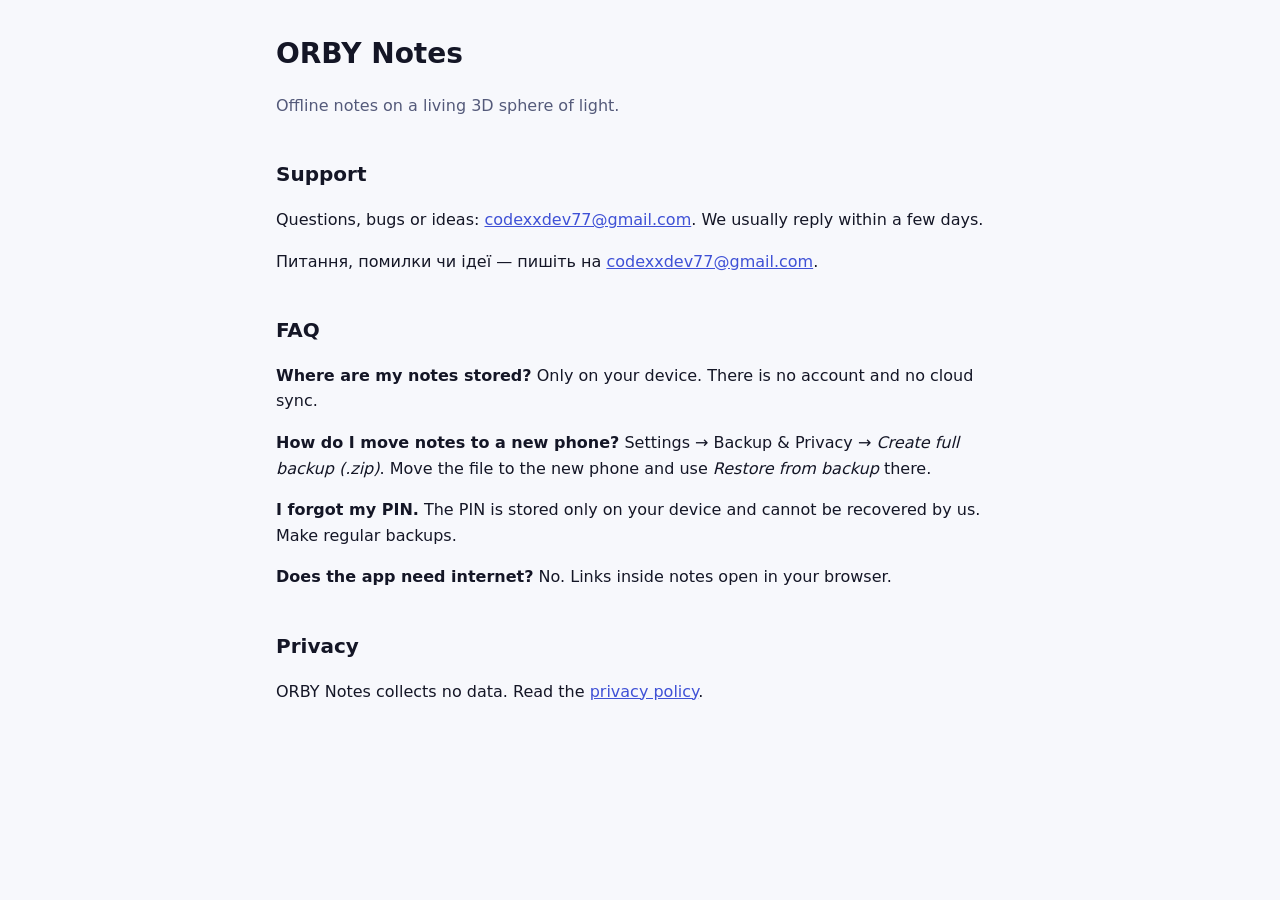
<file: index.html>
<!doctype html>
<html lang="en">
<head>
<meta charset="utf-8">
<meta name="viewport" content="width=device-width, initial-scale=1">
<title>ORBY Notes — Support</title>
<link rel="stylesheet" href="style.css">
</head>
<body>
<main>
<h1>ORBY Notes</h1>
<p class="muted">Offline notes on a living 3D sphere of light.</p>

<h2>Support</h2>
<p>Questions, bugs or ideas: <a href="mailto:codexxdev77@gmail.com">codexxdev77@gmail.com</a>. We usually reply within a few days.</p>
<p>Питання, помилки чи ідеї — пишіть на <a href="mailto:codexxdev77@gmail.com">codexxdev77@gmail.com</a>.</p>

<h2>FAQ</h2>
<p><b>Where are my notes stored?</b> Only on your device. There is no account and no cloud sync.</p>
<p><b>How do I move notes to a new phone?</b> Settings → Backup &amp; Privacy → <i>Create full backup (.zip)</i>. Move the file to the new phone and use <i>Restore from backup</i> there.</p>
<p><b>I forgot my PIN.</b> The PIN is stored only on your device and cannot be recovered by us. Make regular backups.</p>
<p><b>Does the app need internet?</b> No. Links inside notes open in your browser.</p>

<h2>Privacy</h2>
<p>ORBY Notes collects no data. Read the <a href="privacy.html">privacy policy</a>.</p>
</main>
</body>
</html>
</file>
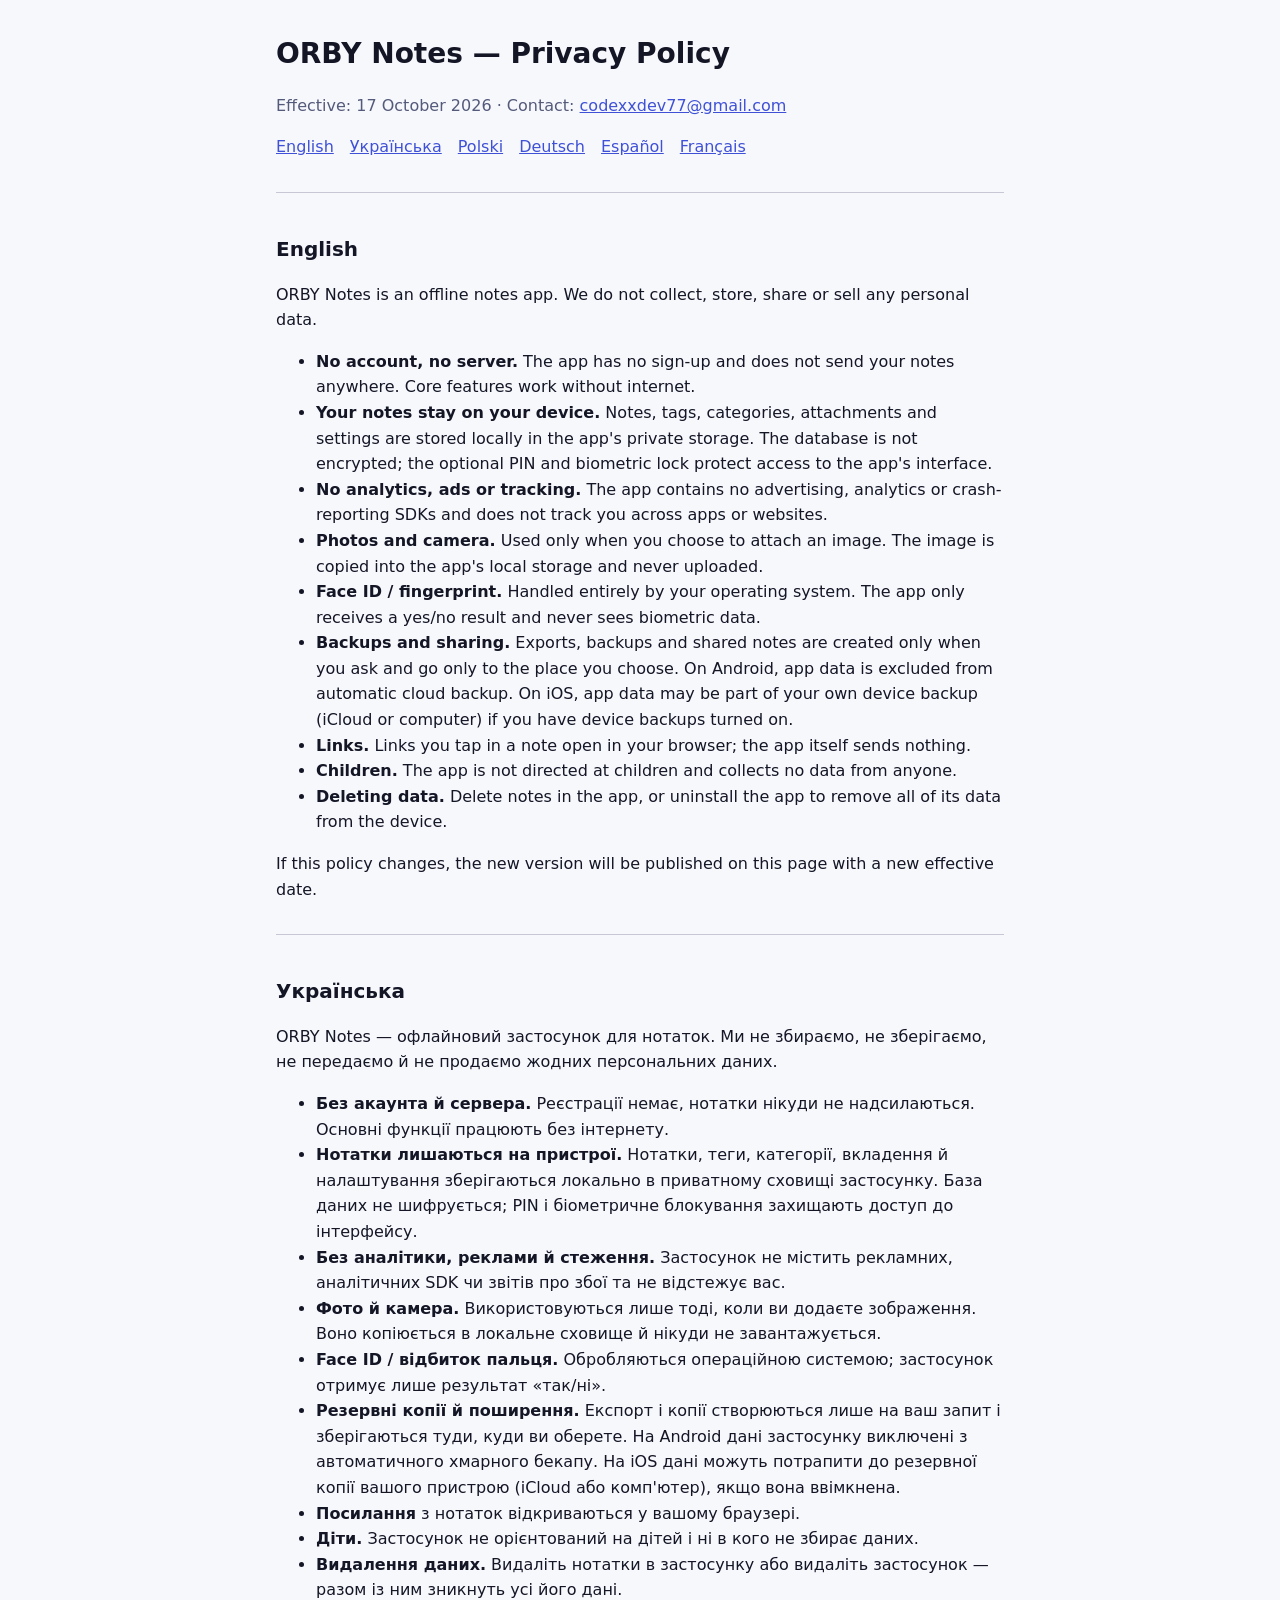
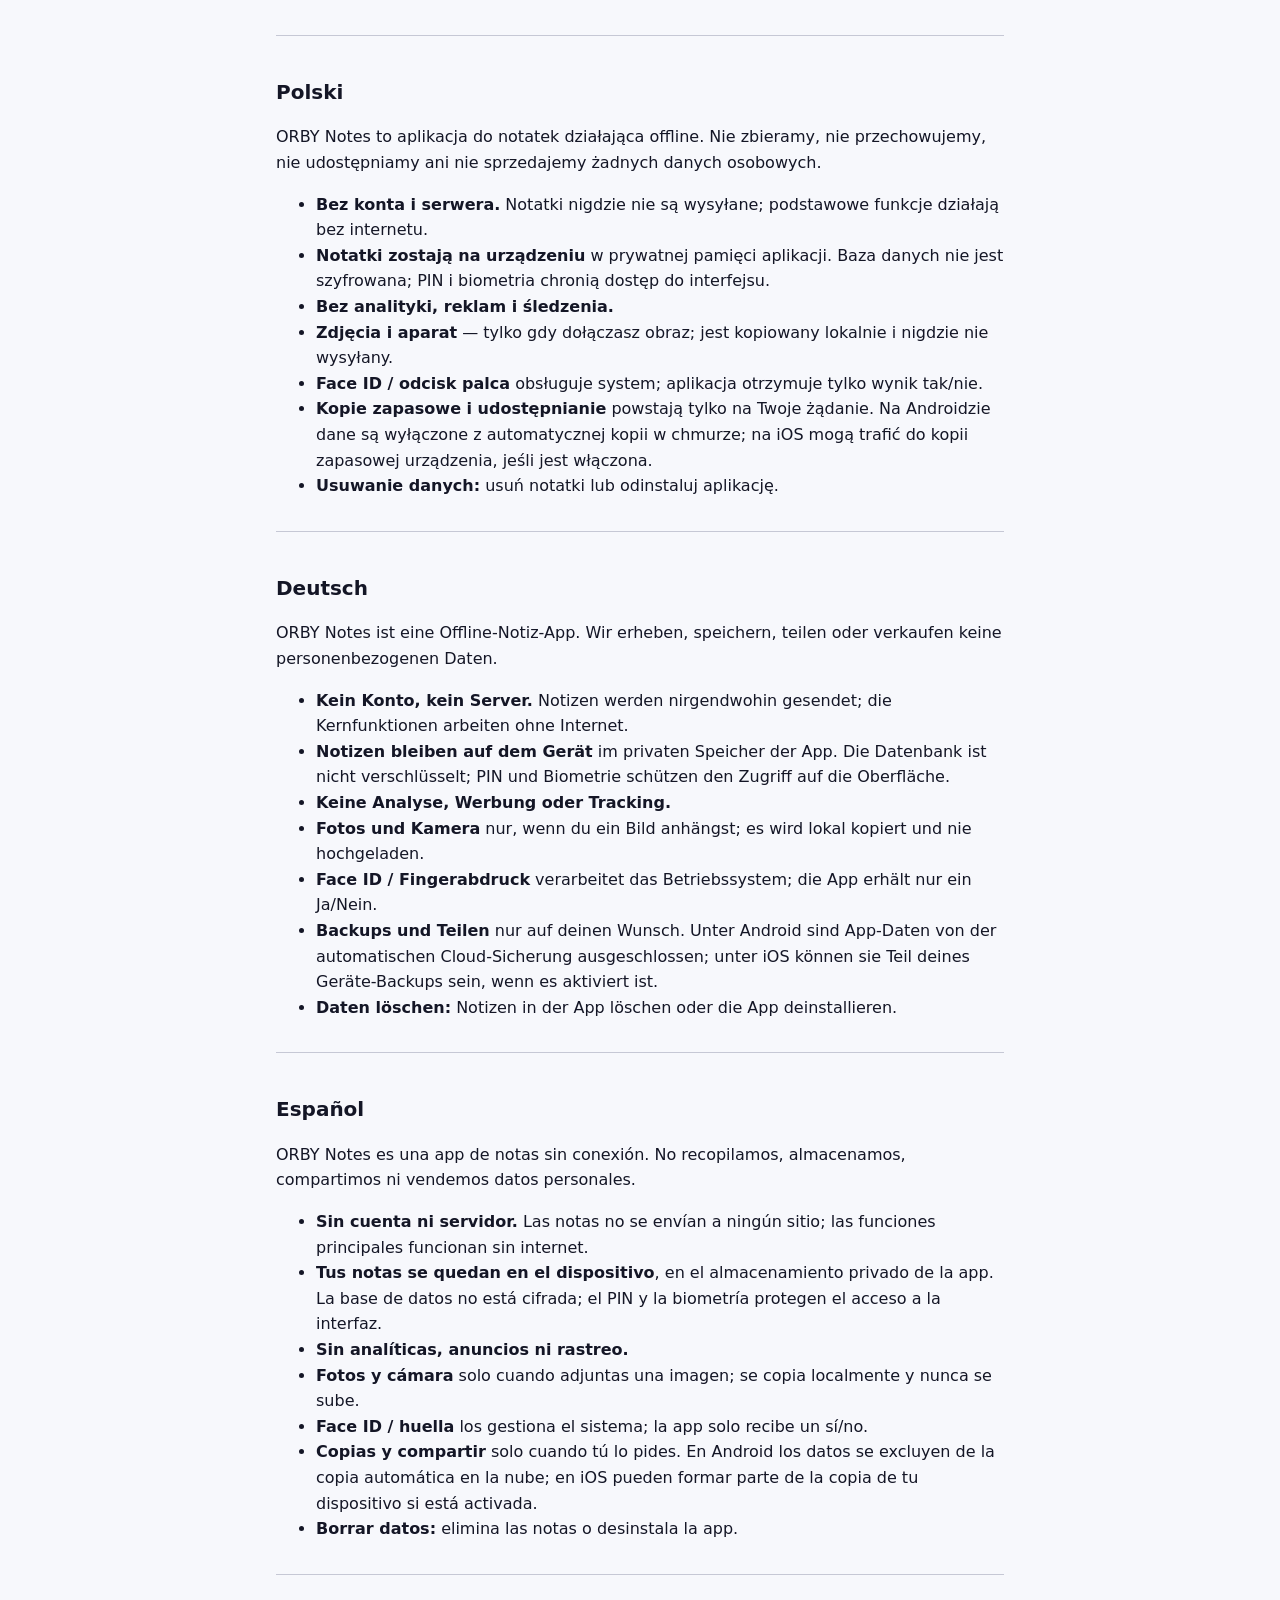
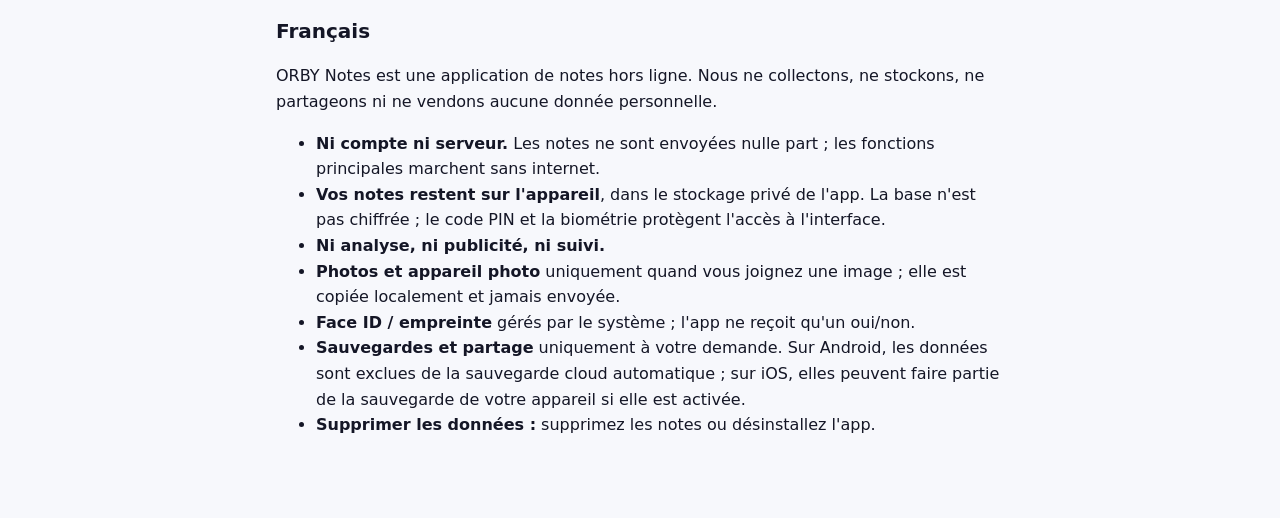
<file: privacy.html>
<!doctype html>
<html lang="en">
<head>
<meta charset="utf-8">
<meta name="viewport" content="width=device-width, initial-scale=1">
<title>ORBY Notes — Privacy Policy</title>
<link rel="stylesheet" href="style.css">
</head>
<body>
<main>
<h1>ORBY Notes — Privacy Policy</h1>
<p class="muted">Effective: 17 October 2026 · Contact: <a href="mailto:codexxdev77@gmail.com">codexxdev77@gmail.com</a></p>
<nav><a href="#en">English</a><a href="#uk">Українська</a><a href="#pl">Polski</a><a href="#de">Deutsch</a><a href="#es">Español</a><a href="#fr">Français</a></nav>

<section id="en">
<h2>English</h2>
<p>ORBY Notes is an offline notes app. We do not collect, store, share or sell any personal data.</p>
<ul>
<li><b>No account, no server.</b> The app has no sign-up and does not send your notes anywhere. Core features work without internet.</li>
<li><b>Your notes stay on your device.</b> Notes, tags, categories, attachments and settings are stored locally in the app's private storage. The database is not encrypted; the optional PIN and biometric lock protect access to the app's interface.</li>
<li><b>No analytics, ads or tracking.</b> The app contains no advertising, analytics or crash-reporting SDKs and does not track you across apps or websites.</li>
<li><b>Photos and camera.</b> Used only when you choose to attach an image. The image is copied into the app's local storage and never uploaded.</li>
<li><b>Face ID / fingerprint.</b> Handled entirely by your operating system. The app only receives a yes/no result and never sees biometric data.</li>
<li><b>Backups and sharing.</b> Exports, backups and shared notes are created only when you ask and go only to the place you choose. On Android, app data is excluded from automatic cloud backup. On iOS, app data may be part of your own device backup (iCloud or computer) if you have device backups turned on.</li>
<li><b>Links.</b> Links you tap in a note open in your browser; the app itself sends nothing.</li>
<li><b>Children.</b> The app is not directed at children and collects no data from anyone.</li>
<li><b>Deleting data.</b> Delete notes in the app, or uninstall the app to remove all of its data from the device.</li>
</ul>
<p>If this policy changes, the new version will be published on this page with a new effective date.</p>
</section>

<section id="uk">
<h2>Українська</h2>
<p>ORBY Notes — офлайновий застосунок для нотаток. Ми не збираємо, не зберігаємо, не передаємо й не продаємо жодних персональних даних.</p>
<ul>
<li><b>Без акаунта й сервера.</b> Реєстрації немає, нотатки нікуди не надсилаються. Основні функції працюють без інтернету.</li>
<li><b>Нотатки лишаються на пристрої.</b> Нотатки, теги, категорії, вкладення й налаштування зберігаються локально в приватному сховищі застосунку. База даних не шифрується; PIN і біометричне блокування захищають доступ до інтерфейсу.</li>
<li><b>Без аналітики, реклами й стеження.</b> Застосунок не містить рекламних, аналітичних SDK чи звітів про збої та не відстежує вас.</li>
<li><b>Фото й камера.</b> Використовуються лише тоді, коли ви додаєте зображення. Воно копіюється в локальне сховище й нікуди не завантажується.</li>
<li><b>Face ID / відбиток пальця.</b> Обробляються операційною системою; застосунок отримує лише результат «так/ні».</li>
<li><b>Резервні копії й поширення.</b> Експорт і копії створюються лише на ваш запит і зберігаються туди, куди ви оберете. На Android дані застосунку виключені з автоматичного хмарного бекапу. На iOS дані можуть потрапити до резервної копії вашого пристрою (iCloud або комп'ютер), якщо вона ввімкнена.</li>
<li><b>Посилання</b> з нотаток відкриваються у вашому браузері.</li>
<li><b>Діти.</b> Застосунок не орієнтований на дітей і ні в кого не збирає даних.</li>
<li><b>Видалення даних.</b> Видаліть нотатки в застосунку або видаліть застосунок — разом із ним зникнуть усі його дані.</li>
</ul>
</section>

<section id="pl">
<h2>Polski</h2>
<p>ORBY Notes to aplikacja do notatek działająca offline. Nie zbieramy, nie przechowujemy, nie udostępniamy ani nie sprzedajemy żadnych danych osobowych.</p>
<ul>
<li><b>Bez konta i serwera.</b> Notatki nigdzie nie są wysyłane; podstawowe funkcje działają bez internetu.</li>
<li><b>Notatki zostają na urządzeniu</b> w prywatnej pamięci aplikacji. Baza danych nie jest szyfrowana; PIN i biometria chronią dostęp do interfejsu.</li>
<li><b>Bez analityki, reklam i śledzenia.</b></li>
<li><b>Zdjęcia i aparat</b> — tylko gdy dołączasz obraz; jest kopiowany lokalnie i nigdzie nie wysyłany.</li>
<li><b>Face ID / odcisk palca</b> obsługuje system; aplikacja otrzymuje tylko wynik tak/nie.</li>
<li><b>Kopie zapasowe i udostępnianie</b> powstają tylko na Twoje żądanie. Na Androidzie dane są wyłączone z automatycznej kopii w chmurze; na iOS mogą trafić do kopii zapasowej urządzenia, jeśli jest włączona.</li>
<li><b>Usuwanie danych:</b> usuń notatki lub odinstaluj aplikację.</li>
</ul>
</section>

<section id="de">
<h2>Deutsch</h2>
<p>ORBY Notes ist eine Offline-Notiz-App. Wir erheben, speichern, teilen oder verkaufen keine personenbezogenen Daten.</p>
<ul>
<li><b>Kein Konto, kein Server.</b> Notizen werden nirgendwohin gesendet; die Kernfunktionen arbeiten ohne Internet.</li>
<li><b>Notizen bleiben auf dem Gerät</b> im privaten Speicher der App. Die Datenbank ist nicht verschlüsselt; PIN und Biometrie schützen den Zugriff auf die Oberfläche.</li>
<li><b>Keine Analyse, Werbung oder Tracking.</b></li>
<li><b>Fotos und Kamera</b> nur, wenn du ein Bild anhängst; es wird lokal kopiert und nie hochgeladen.</li>
<li><b>Face ID / Fingerabdruck</b> verarbeitet das Betriebssystem; die App erhält nur ein Ja/Nein.</li>
<li><b>Backups und Teilen</b> nur auf deinen Wunsch. Unter Android sind App-Daten von der automatischen Cloud-Sicherung ausgeschlossen; unter iOS können sie Teil deines Geräte-Backups sein, wenn es aktiviert ist.</li>
<li><b>Daten löschen:</b> Notizen in der App löschen oder die App deinstallieren.</li>
</ul>
</section>

<section id="es">
<h2>Español</h2>
<p>ORBY Notes es una app de notas sin conexión. No recopilamos, almacenamos, compartimos ni vendemos datos personales.</p>
<ul>
<li><b>Sin cuenta ni servidor.</b> Las notas no se envían a ningún sitio; las funciones principales funcionan sin internet.</li>
<li><b>Tus notas se quedan en el dispositivo</b>, en el almacenamiento privado de la app. La base de datos no está cifrada; el PIN y la biometría protegen el acceso a la interfaz.</li>
<li><b>Sin analíticas, anuncios ni rastreo.</b></li>
<li><b>Fotos y cámara</b> solo cuando adjuntas una imagen; se copia localmente y nunca se sube.</li>
<li><b>Face ID / huella</b> los gestiona el sistema; la app solo recibe un sí/no.</li>
<li><b>Copias y compartir</b> solo cuando tú lo pides. En Android los datos se excluyen de la copia automática en la nube; en iOS pueden formar parte de la copia de tu dispositivo si está activada.</li>
<li><b>Borrar datos:</b> elimina las notas o desinstala la app.</li>
</ul>
</section>

<section id="fr">
<h2>Français</h2>
<p>ORBY Notes est une application de notes hors ligne. Nous ne collectons, ne stockons, ne partageons ni ne vendons aucune donnée personnelle.</p>
<ul>
<li><b>Ni compte ni serveur.</b> Les notes ne sont envoyées nulle part ; les fonctions principales marchent sans internet.</li>
<li><b>Vos notes restent sur l'appareil</b>, dans le stockage privé de l'app. La base n'est pas chiffrée ; le code PIN et la biométrie protègent l'accès à l'interface.</li>
<li><b>Ni analyse, ni publicité, ni suivi.</b></li>
<li><b>Photos et appareil photo</b> uniquement quand vous joignez une image ; elle est copiée localement et jamais envoyée.</li>
<li><b>Face ID / empreinte</b> gérés par le système ; l'app ne reçoit qu'un oui/non.</li>
<li><b>Sauvegardes et partage</b> uniquement à votre demande. Sur Android, les données sont exclues de la sauvegarde cloud automatique ; sur iOS, elles peuvent faire partie de la sauvegarde de votre appareil si elle est activée.</li>
<li><b>Supprimer les données :</b> supprimez les notes ou désinstallez l'app.</li>
</ul>
</section>
</main>
</body>
</html>
</file>
<file: style.css>
:root{--bg:#05060f;--fg:#e8eaf6;--muted:#9aa0c3;--accent:#7c8cff}
@media (prefers-color-scheme: light){:root{--bg:#f7f8fc;--fg:#141626;--muted:#545a7a;--accent:#3f51d6}}
*{box-sizing:border-box}body{margin:0;background:var(--bg);color:var(--fg);font:16px/1.6 system-ui,-apple-system,"Segoe UI",Roboto,sans-serif}
main{max-width:760px;margin:0 auto;padding:32px 16px 64px}h1{font-size:28px;margin:0 0 4px}h2{margin-top:40px;font-size:20px}
a{color:var(--accent)}.muted{color:var(--muted)}nav{display:flex;flex-wrap:wrap;gap:8px 16px;margin:16px 0 8px}
section{border-top:1px solid color-mix(in srgb,var(--muted) 30%,transparent);margin-top:32px}
</file>
